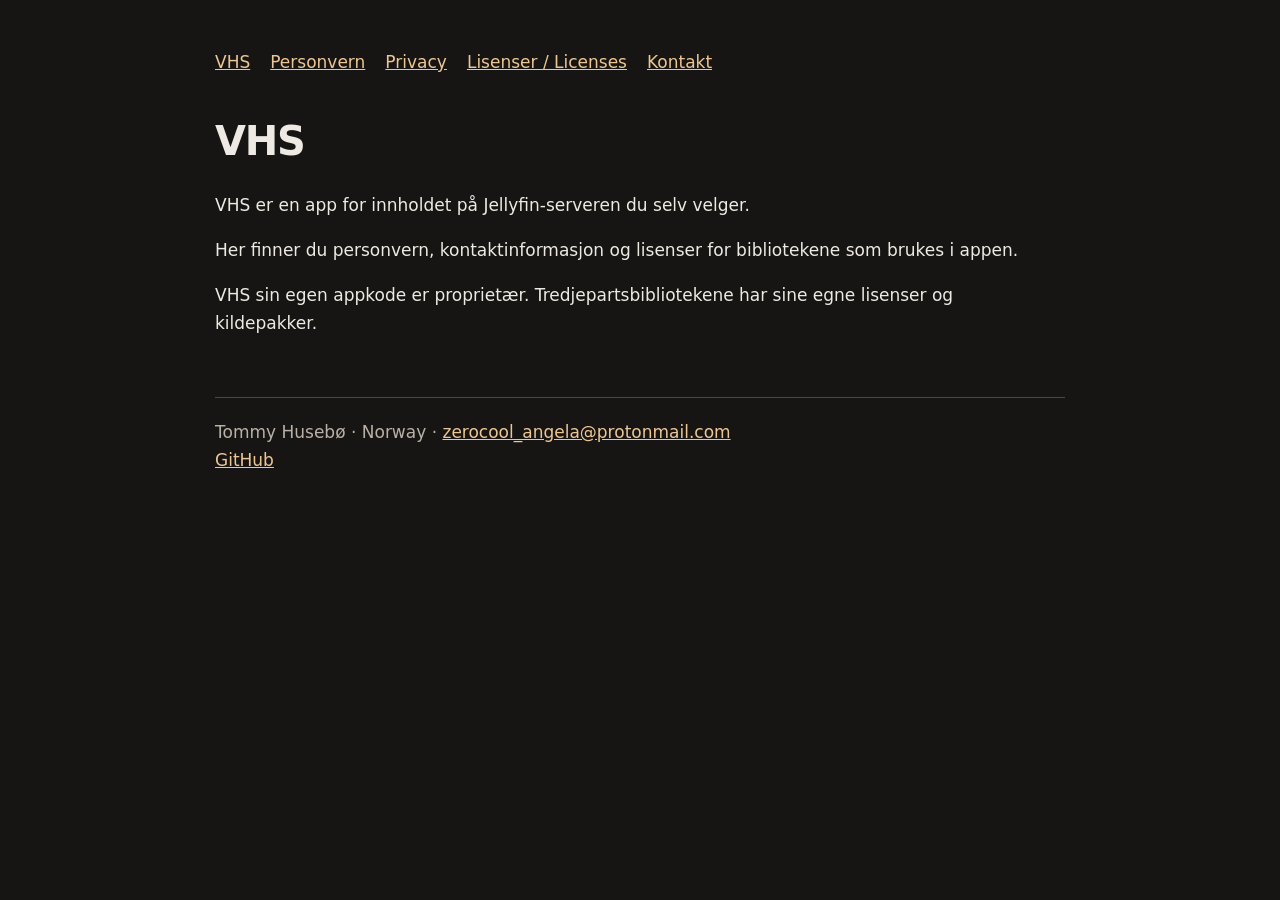
<file: docs/index.html>
<!doctype html>
<html lang="nb"><head><meta charset="utf-8"><meta name="viewport" content="width=device-width,initial-scale=1"><title>VHS · VHS</title><link rel="stylesheet" href="style.css"></head><body><main><nav><a href="index.html">VHS</a><a href="privacy.html">Personvern</a><a href="privacy-en.html">Privacy</a><a href="licenses.html">Lisenser / Licenses</a><a href="support.html">Kontakt</a></nav><h1>VHS</h1><p>VHS er en app for innholdet på Jellyfin-serveren du selv velger.</p><p>Her finner du personvern, kontaktinformasjon og lisenser for bibliotekene som brukes i appen.</p><p>VHS sin egen appkode er proprietær. Tredjepartsbibliotekene har sine egne lisenser og kildepakker.</p><footer>Tommy Husebø · Norway · <a href="mailto:zerocool_angela@protonmail.com">zerocool_angela@protonmail.com</a><br><a href="https://github.com/tohusebo">GitHub</a></footer></main></body></html>
</file>
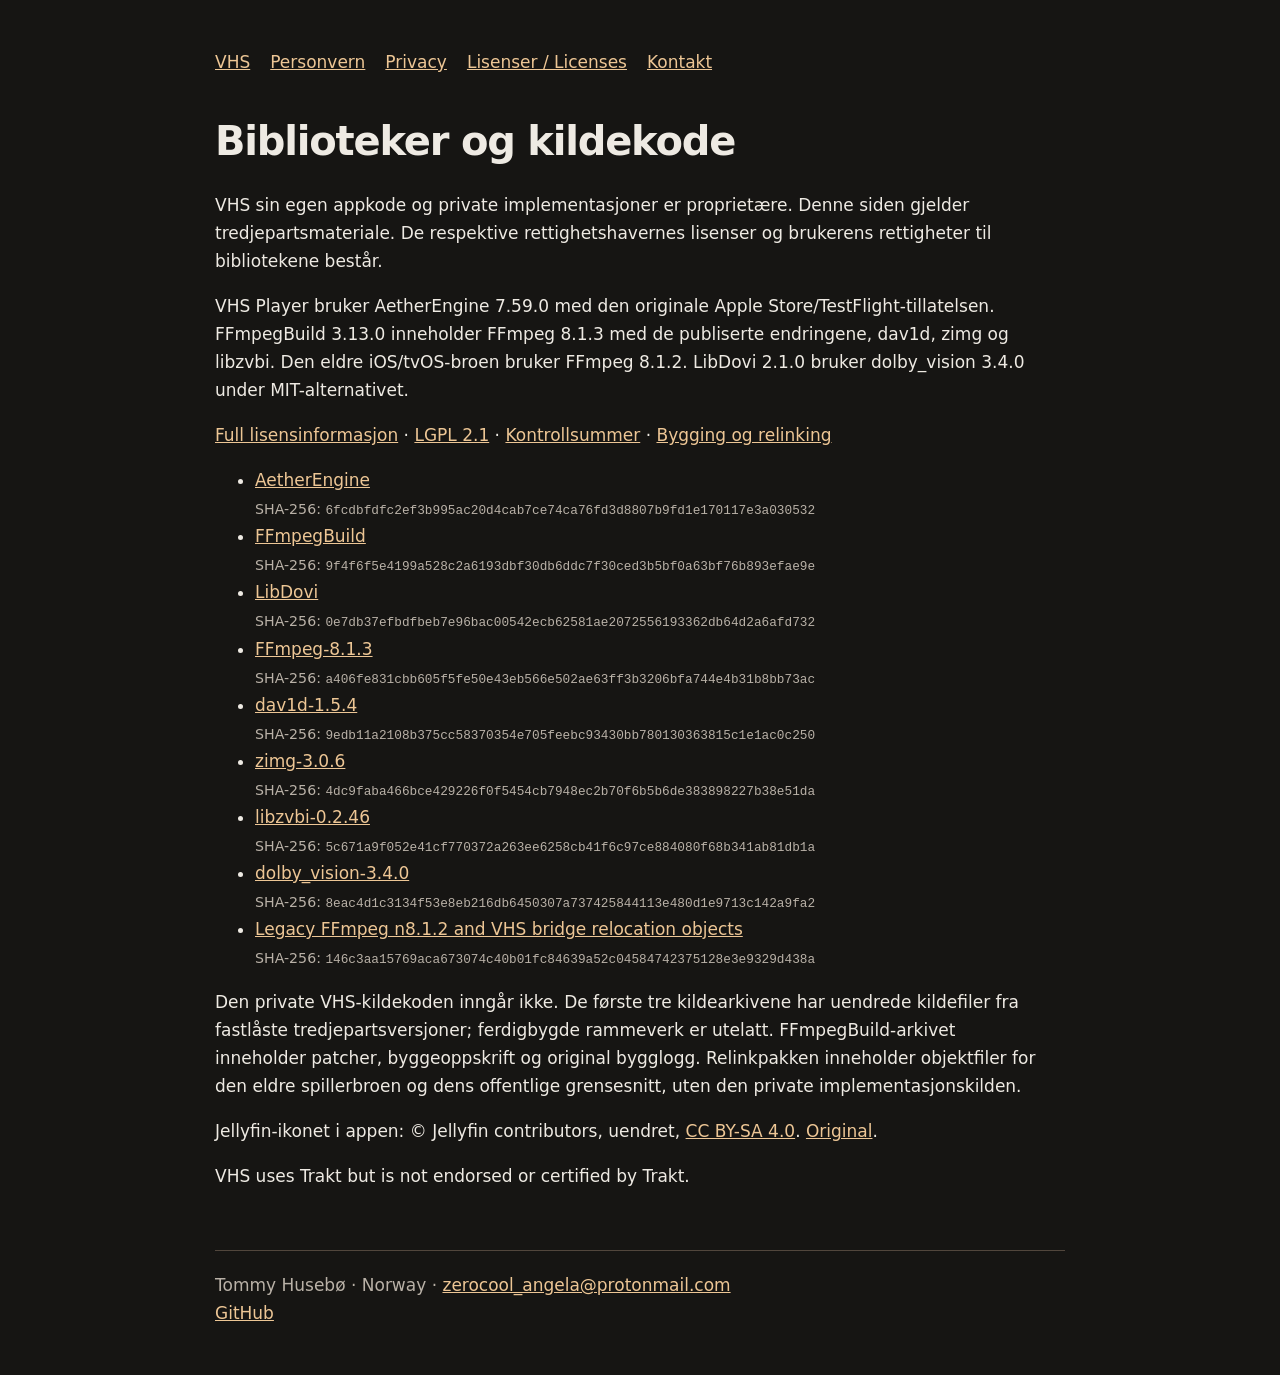
<file: docs/licenses.html>
<!doctype html>
<html lang="nb"><head><meta charset="utf-8"><meta name="viewport" content="width=device-width,initial-scale=1"><title>Bibliotekslisenser · VHS</title><link rel="stylesheet" href="style.css"></head><body><main><nav><a href="index.html">VHS</a><a href="privacy.html">Personvern</a><a href="privacy-en.html">Privacy</a><a href="licenses.html">Lisenser / Licenses</a><a href="support.html">Kontakt</a></nav><h1>Biblioteker og kildekode</h1><p>VHS sin egen appkode og private implementasjoner er proprietære. Denne siden gjelder tredjepartsmateriale. De respektive rettighetshavernes lisenser og brukerens rettigheter til bibliotekene består.</p><p>VHS Player bruker AetherEngine 7.59.0 med den originale Apple Store/TestFlight-tillatelsen. FFmpegBuild 3.13.0 inneholder FFmpeg 8.1.3 med de publiserte endringene, dav1d, zimg og libzvbi. Den eldre iOS/tvOS-broen bruker FFmpeg 8.1.2. LibDovi 2.1.0 bruker dolby_vision 3.4.0 under MIT-alternativet.</p><p><a href="downloads/Aether-Notices.txt">Full lisensinformasjon</a> · <a href="downloads/FFmpeg-LGPL-2.1.txt">LGPL 2.1</a> · <a href="downloads/SHA256SUMS.txt">Kontrollsummer</a> · <a href="downloads/SOURCE-DELIVERY.txt">Bygging og relinking</a></p><ul><li><a href="downloads/AetherEngine-7.59.0-source.tar.xz">AetherEngine</a><br><small>SHA-256: <code>6fcdbfdfc2ef3b995ac20d4cab7ce74ca76fd3d8807b9fd1e170117e3a030532</code></small></li><li><a href="downloads/FFmpegBuild-3.13.0-source.tar.xz">FFmpegBuild</a><br><small>SHA-256: <code>9f4f6f5e4199a528c2a6193dbf30db6ddc7f30ced3b5bf0a63bf76b893efae9e</code></small></li><li><a href="downloads/LibDovi-2.1.0-source.tar.xz">LibDovi</a><br><small>SHA-256: <code>0e7db37efbdfbeb7e96bac00542ecb62581ae2072556193362db64d2a6afd732</code></small></li><li><a href="downloads/FFmpeg-8.1.3-upstream-source.tar.gz">FFmpeg-8.1.3</a><br><small>SHA-256: <code>a406fe831cbb605f5fe50e43eb566e502ae63ff3b3206bfa744e4b31b8bb73ac</code></small></li><li><a href="downloads/dav1d-1.5.4-upstream-source.tar.gz">dav1d-1.5.4</a><br><small>SHA-256: <code>9edb11a2108b375cc58370354e705feebc93430bb780130363815c1e1ac0c250</code></small></li><li><a href="downloads/zimg-3.0.6-upstream-source.tar.gz">zimg-3.0.6</a><br><small>SHA-256: <code>4dc9faba466bce429226f0f5454cb7948ec2b70f6b5b6de383898227b38e51da</code></small></li><li><a href="downloads/libzvbi-0.2.46-upstream-source.tar.gz">libzvbi-0.2.46</a><br><small>SHA-256: <code>5c671a9f052e41cf770372a263ee6258cb41f6c97ce884080f68b341ab81db1a</code></small></li><li><a href="downloads/dolby_vision-3.4.0-upstream-source.tar.gz">dolby_vision-3.4.0</a><br><small>SHA-256: <code>8eac4d1c3134f53e8eb216db6450307a737425844113e480d1e9713c142a9fa2</code></small></li><li><a href="downloads/VHS-FFmpeg-LGPL-RelinkKit-20261111.tar.xz">Legacy FFmpeg n8.1.2 and VHS bridge relocation objects</a><br><small>SHA-256: <code>146c3aa15769aca673074c40b01fc84639a52c04584742375128e3e9329d438a</code></small></li></ul><p>Den private VHS-kildekoden inngår ikke. De første tre kildearkivene har uendrede kildefiler fra fastlåste tredjepartsversjoner; ferdigbygde rammeverk er utelatt. FFmpegBuild-arkivet inneholder patcher, byggeoppskrift og original bygglogg. Relinkpakken inneholder objektfiler for den eldre spillerbroen og dens offentlige grensesnitt, uten den private implementasjonskilden.</p><p>Jellyfin-ikonet i appen: © Jellyfin contributors, uendret, <a href="https://creativecommons.org/licenses/by-sa/4.0/">CC BY-SA 4.0</a>. <a href="https://github.com/jellyfin/jellyfin-ux/blob/master/branding/SVG/icon-transparent.svg">Original</a>.</p><p>VHS uses Trakt but is not endorsed or certified by Trakt.</p><footer>Tommy Husebø · Norway · <a href="mailto:zerocool_angela@protonmail.com">zerocool_angela@protonmail.com</a><br><a href="https://github.com/tohusebo">GitHub</a></footer></main></body></html>
</file>
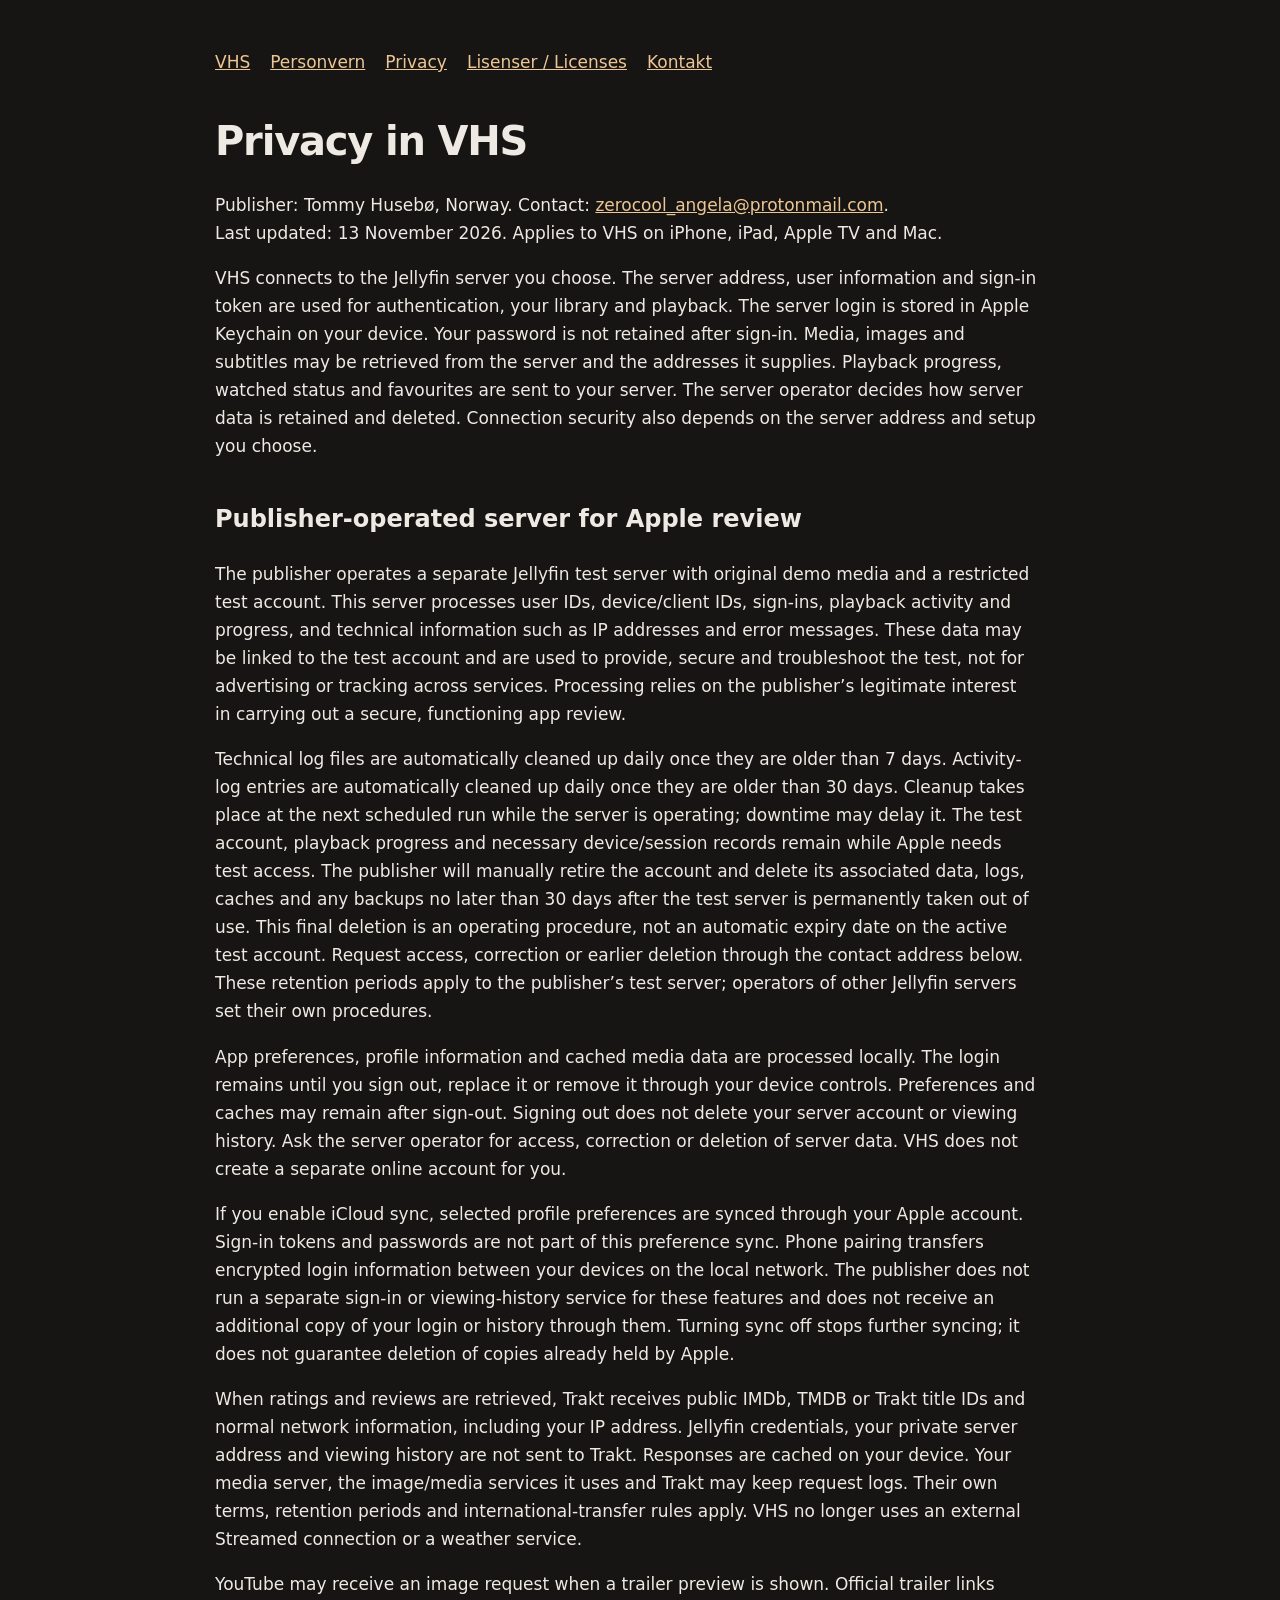
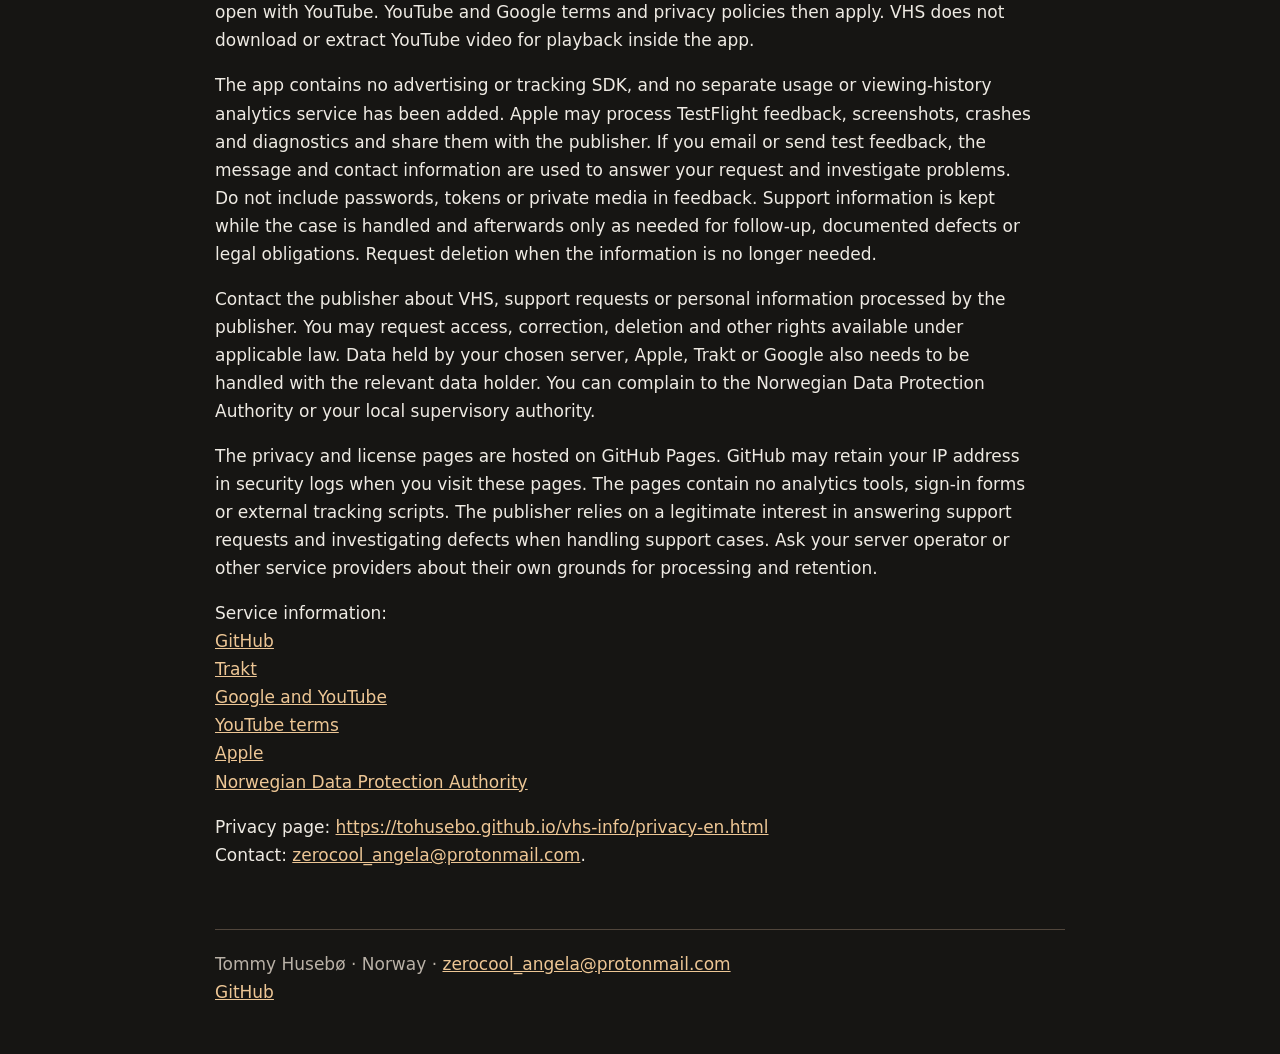
<file: docs/privacy-en.html>
<!doctype html>
<html lang="en"><head><meta charset="utf-8"><meta name="viewport" content="width=device-width,initial-scale=1"><title>Privacy in VHS · VHS</title><link rel="stylesheet" href="style.css"></head><body><main><nav><a href="index.html">VHS</a><a href="privacy.html">Personvern</a><a href="privacy-en.html">Privacy</a><a href="licenses.html">Lisenser / Licenses</a><a href="support.html">Kontakt</a></nav><h1>Privacy in VHS</h1><p>Publisher: Tommy Husebø, Norway. Contact: <a href="mailto:zerocool_angela@protonmail.com">zerocool_angela@protonmail.com</a>.<br>Last updated: 13 November 2026. Applies to VHS on iPhone, iPad, Apple TV and Mac.</p><p>VHS connects to the Jellyfin server you choose. The server address, user information and sign-in token are used for authentication, your library and playback. The server login is stored in Apple Keychain on your device. Your password is not retained after sign-in. Media, images and subtitles may be retrieved from the server and the addresses it supplies. Playback progress, watched status and favourites are sent to your server. The server operator decides how server data is retained and deleted. Connection security also depends on the server address and setup you choose.</p><h2>Publisher-operated server for Apple review</h2><p>The publisher operates a separate Jellyfin test server with original demo media and a restricted test account. This server processes user IDs, device/client IDs, sign-ins, playback activity and progress, and technical information such as IP addresses and error messages. These data may be linked to the test account and are used to provide, secure and troubleshoot the test, not for advertising or tracking across services. Processing relies on the publisher’s legitimate interest in carrying out a secure, functioning app review.</p><p>Technical log files are automatically cleaned up daily once they are older than 7 days. Activity-log entries are automatically cleaned up daily once they are older than 30 days. Cleanup takes place at the next scheduled run while the server is operating; downtime may delay it. The test account, playback progress and necessary device/session records remain while Apple needs test access. The publisher will manually retire the account and delete its associated data, logs, caches and any backups no later than 30 days after the test server is permanently taken out of use. This final deletion is an operating procedure, not an automatic expiry date on the active test account. Request access, correction or earlier deletion through the contact address below. These retention periods apply to the publisher’s test server; operators of other Jellyfin servers set their own procedures.</p><p>App preferences, profile information and cached media data are processed locally. The login remains until you sign out, replace it or remove it through your device controls. Preferences and caches may remain after sign-out. Signing out does not delete your server account or viewing history. Ask the server operator for access, correction or deletion of server data. VHS does not create a separate online account for you.</p><p>If you enable iCloud sync, selected profile preferences are synced through your Apple account. Sign-in tokens and passwords are not part of this preference sync. Phone pairing transfers encrypted login information between your devices on the local network. The publisher does not run a separate sign-in or viewing-history service for these features and does not receive an additional copy of your login or history through them. Turning sync off stops further syncing; it does not guarantee deletion of copies already held by Apple.</p><p>When ratings and reviews are retrieved, Trakt receives public IMDb, TMDB or Trakt title IDs and normal network information, including your IP address. Jellyfin credentials, your private server address and viewing history are not sent to Trakt. Responses are cached on your device. Your media server, the image/media services it uses and Trakt may keep request logs. Their own terms, retention periods and international-transfer rules apply. VHS no longer uses an external Streamed connection or a weather service.</p><p>YouTube may receive an image request when a trailer preview is shown. Official trailer links open with YouTube. YouTube and Google terms and privacy policies then apply. VHS does not download or extract YouTube video for playback inside the app.</p><p>The app contains no advertising or tracking SDK, and no separate usage or viewing-history analytics service has been added. Apple may process TestFlight feedback, screenshots, crashes and diagnostics and share them with the publisher. If you email or send test feedback, the message and contact information are used to answer your request and investigate problems. Do not include passwords, tokens or private media in feedback. Support information is kept while the case is handled and afterwards only as needed for follow-up, documented defects or legal obligations. Request deletion when the information is no longer needed.</p><p>Contact the publisher about VHS, support requests or personal information processed by the publisher. You may request access, correction, deletion and other rights available under applicable law. Data held by your chosen server, Apple, Trakt or Google also needs to be handled with the relevant data holder. You can complain to the Norwegian Data Protection Authority or your local supervisory authority.</p><p>The privacy and license pages are hosted on GitHub Pages. GitHub may retain your IP address in security logs when you visit these pages. The pages contain no analytics tools, sign-in forms or external tracking scripts. The publisher relies on a legitimate interest in answering support requests and investigating defects when handling support cases. Ask your server operator or other service providers about their own grounds for processing and retention.</p><p>Service information:<br><a href="https://docs.github.com/en/site-policy/privacy-policies/github-general-privacy-statement">GitHub</a><br><a href="https://trakt.tv/privacy">Trakt</a><br><a href="https://policies.google.com/privacy">Google and YouTube</a><br><a href="https://www.youtube.com/t/terms">YouTube terms</a><br><a href="https://www.apple.com/legal/privacy/">Apple</a><br><a href="https://www.datatilsynet.no/">Norwegian Data Protection Authority</a></p><p>Privacy page: <a href="https://tohusebo.github.io/vhs-info/privacy-en.html">https://tohusebo.github.io/vhs-info/privacy-en.html</a><br>Contact: <a href="mailto:zerocool_angela@protonmail.com">zerocool_angela@protonmail.com</a>.</p><footer>Tommy Husebø · Norway · <a href="mailto:zerocool_angela@protonmail.com">zerocool_angela@protonmail.com</a><br><a href="https://github.com/tohusebo">GitHub</a></footer></main></body></html>
</file>
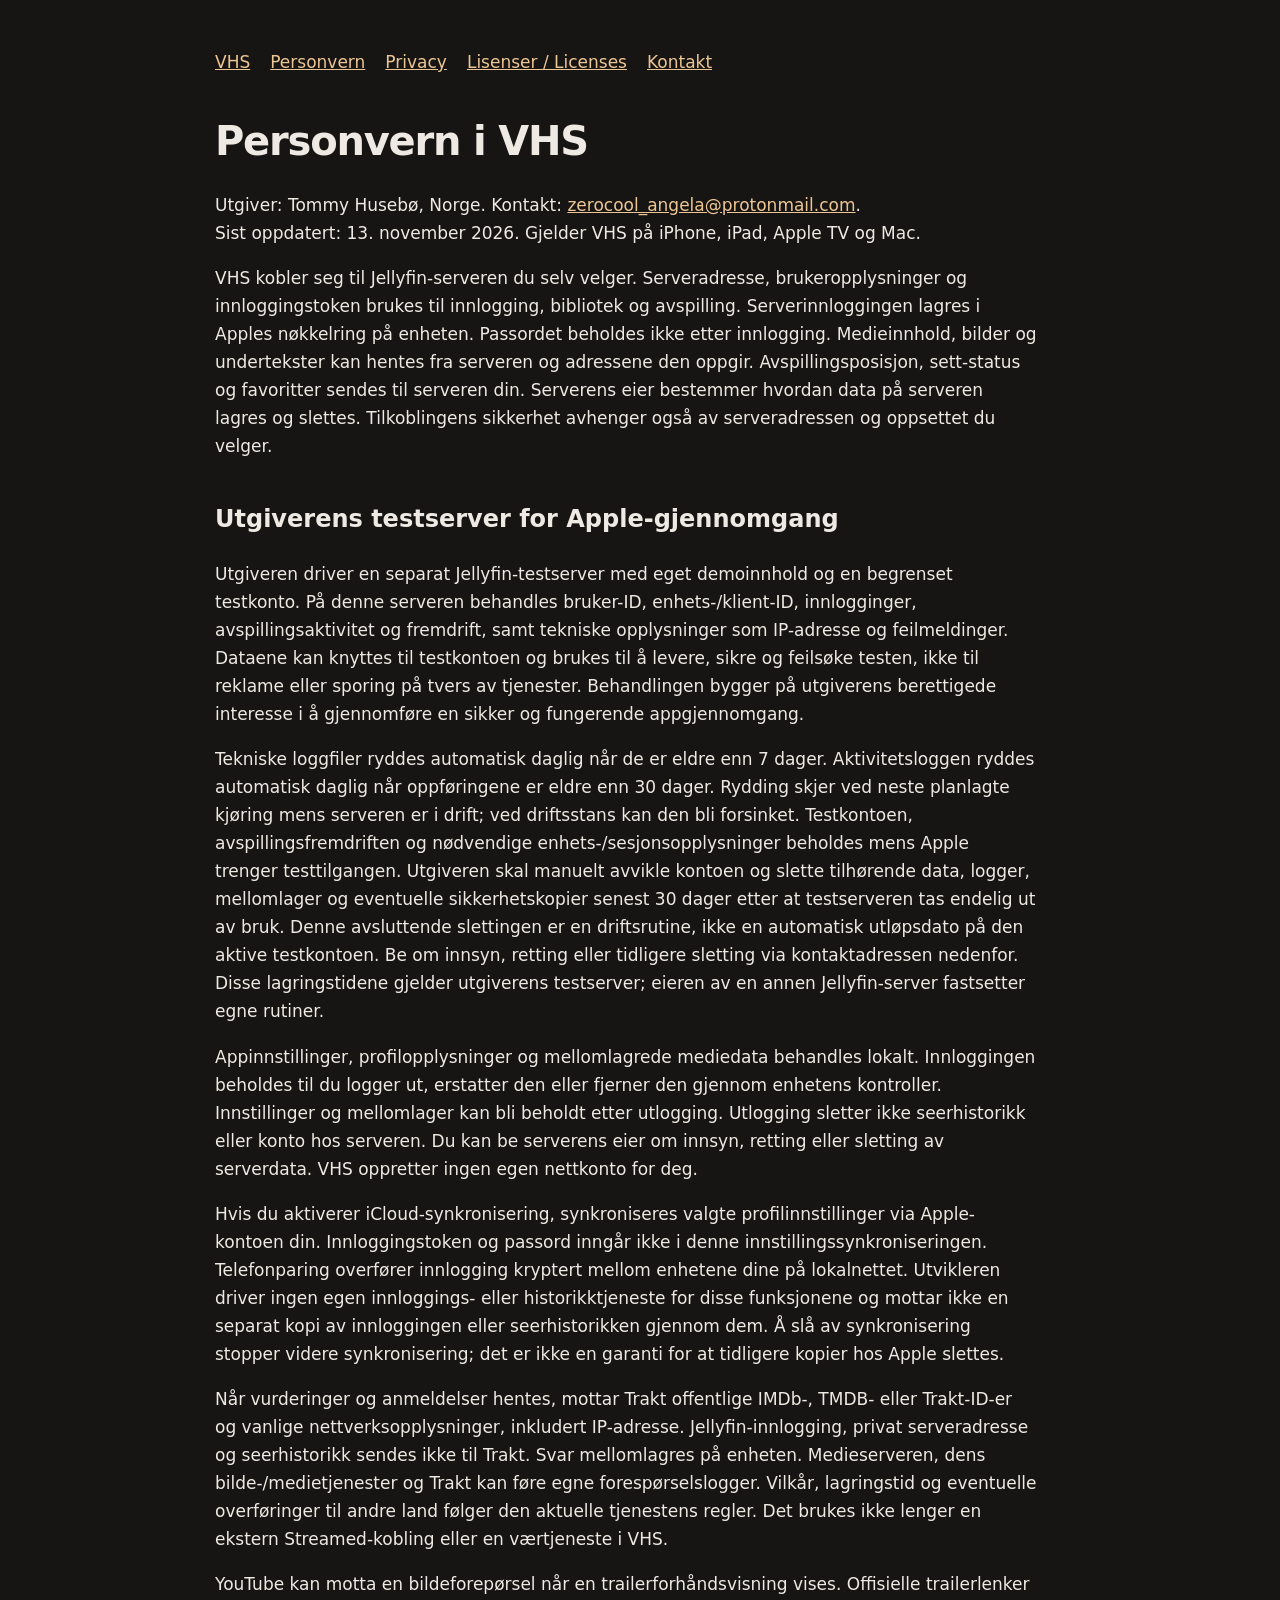
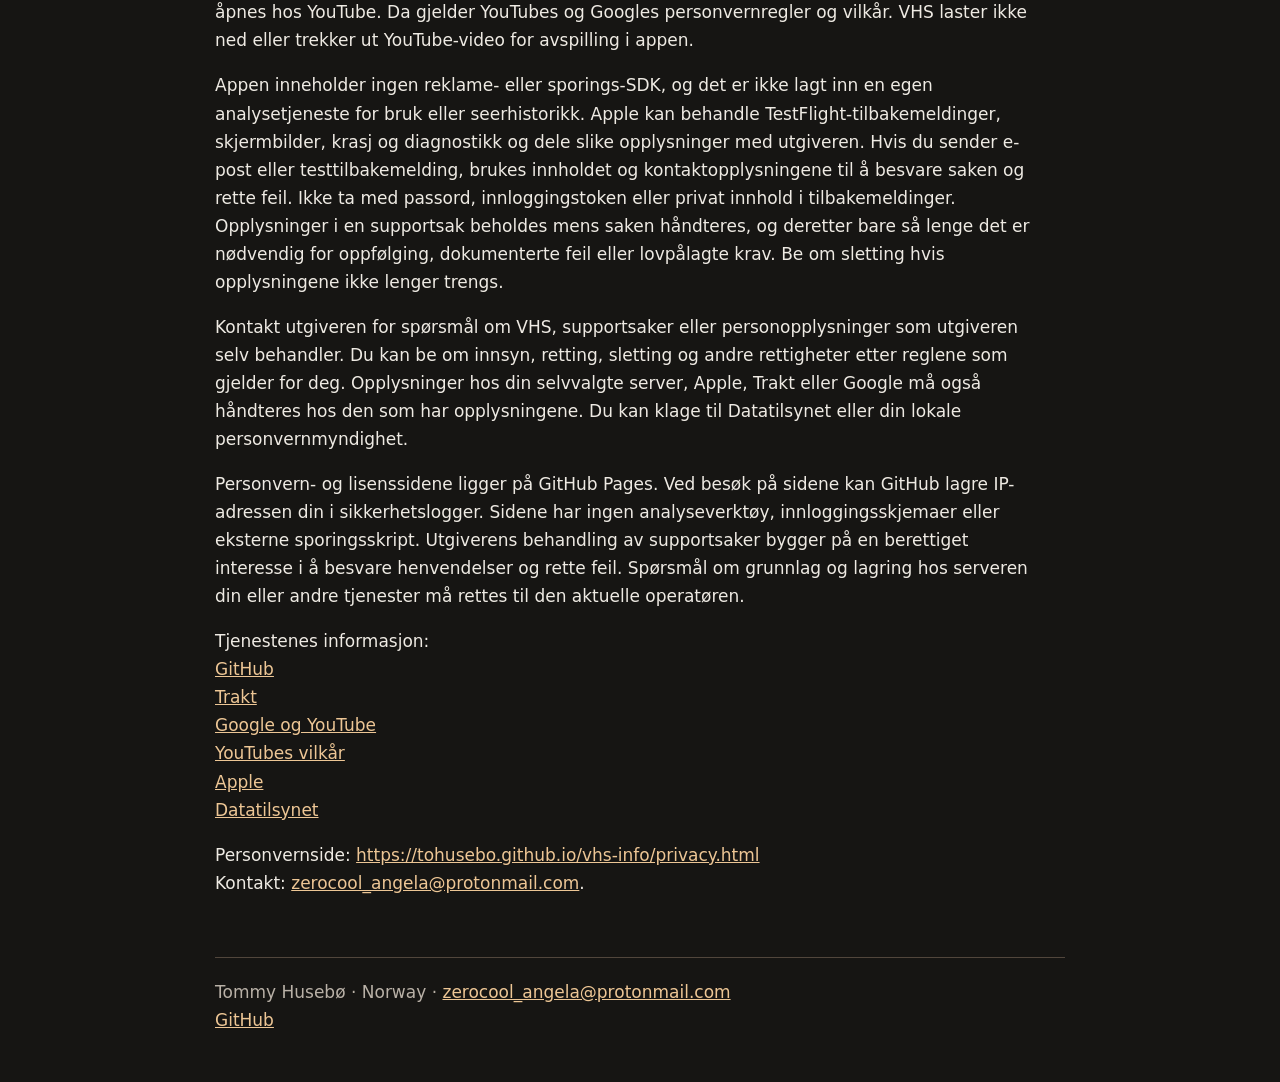
<file: docs/privacy.html>
<!doctype html>
<html lang="nb"><head><meta charset="utf-8"><meta name="viewport" content="width=device-width,initial-scale=1"><title>Personvern i VHS · VHS</title><link rel="stylesheet" href="style.css"></head><body><main><nav><a href="index.html">VHS</a><a href="privacy.html">Personvern</a><a href="privacy-en.html">Privacy</a><a href="licenses.html">Lisenser / Licenses</a><a href="support.html">Kontakt</a></nav><h1>Personvern i VHS</h1><p>Utgiver: Tommy Husebø, Norge. Kontakt: <a href="mailto:zerocool_angela@protonmail.com">zerocool_angela@protonmail.com</a>.<br>Sist oppdatert: 13. november 2026. Gjelder VHS på iPhone, iPad, Apple TV og Mac.</p><p>VHS kobler seg til Jellyfin-serveren du selv velger. Serveradresse, brukeropplysninger og innloggingstoken brukes til innlogging, bibliotek og avspilling. Serverinnloggingen lagres i Apples nøkkelring på enheten. Passordet beholdes ikke etter innlogging. Medieinnhold, bilder og undertekster kan hentes fra serveren og adressene den oppgir. Avspillingsposisjon, sett-status og favoritter sendes til serveren din. Serverens eier bestemmer hvordan data på serveren lagres og slettes. Tilkoblingens sikkerhet avhenger også av serveradressen og oppsettet du velger.</p><h2>Utgiverens testserver for Apple-gjennomgang</h2><p>Utgiveren driver en separat Jellyfin-testserver med eget demoinnhold og en begrenset testkonto. På denne serveren behandles bruker-ID, enhets-/klient-ID, innlogginger, avspillingsaktivitet og fremdrift, samt tekniske opplysninger som IP-adresse og feilmeldinger. Dataene kan knyttes til testkontoen og brukes til å levere, sikre og feilsøke testen, ikke til reklame eller sporing på tvers av tjenester. Behandlingen bygger på utgiverens berettigede interesse i å gjennomføre en sikker og fungerende appgjennomgang.</p><p>Tekniske loggfiler ryddes automatisk daglig når de er eldre enn 7 dager. Aktivitetsloggen ryddes automatisk daglig når oppføringene er eldre enn 30 dager. Rydding skjer ved neste planlagte kjøring mens serveren er i drift; ved driftsstans kan den bli forsinket. Testkontoen, avspillingsfremdriften og nødvendige enhets-/sesjonsopplysninger beholdes mens Apple trenger testtilgangen. Utgiveren skal manuelt avvikle kontoen og slette tilhørende data, logger, mellomlager og eventuelle sikkerhetskopier senest 30 dager etter at testserveren tas endelig ut av bruk. Denne avsluttende slettingen er en driftsrutine, ikke en automatisk utløpsdato på den aktive testkontoen. Be om innsyn, retting eller tidligere sletting via kontaktadressen nedenfor. Disse lagringstidene gjelder utgiverens testserver; eieren av en annen Jellyfin-server fastsetter egne rutiner.</p><p>Appinnstillinger, profilopplysninger og mellomlagrede mediedata behandles lokalt. Innloggingen beholdes til du logger ut, erstatter den eller fjerner den gjennom enhetens kontroller. Innstillinger og mellomlager kan bli beholdt etter utlogging. Utlogging sletter ikke seerhistorikk eller konto hos serveren. Du kan be serverens eier om innsyn, retting eller sletting av serverdata. VHS oppretter ingen egen nettkonto for deg.</p><p>Hvis du aktiverer iCloud-synkronisering, synkroniseres valgte profilinnstillinger via Apple-kontoen din. Innloggingstoken og passord inngår ikke i denne innstillingssynkroniseringen. Telefonparing overfører innlogging kryptert mellom enhetene dine på lokalnettet. Utvikleren driver ingen egen innloggings- eller historikktjeneste for disse funksjonene og mottar ikke en separat kopi av innloggingen eller seerhistorikken gjennom dem. Å slå av synkronisering stopper videre synkronisering; det er ikke en garanti for at tidligere kopier hos Apple slettes.</p><p>Når vurderinger og anmeldelser hentes, mottar Trakt offentlige IMDb-, TMDB- eller Trakt-ID-er og vanlige nettverksopplysninger, inkludert IP-adresse. Jellyfin-innlogging, privat serveradresse og seerhistorikk sendes ikke til Trakt. Svar mellomlagres på enheten. Medieserveren, dens bilde-/medietjenester og Trakt kan føre egne forespørselslogger. Vilkår, lagringstid og eventuelle overføringer til andre land følger den aktuelle tjenestens regler. Det brukes ikke lenger en ekstern Streamed-kobling eller en værtjeneste i VHS.</p><p>YouTube kan motta en bildeforepørsel når en trailerforhåndsvisning vises. Offisielle trailerlenker åpnes hos YouTube. Da gjelder YouTubes og Googles personvernregler og vilkår. VHS laster ikke ned eller trekker ut YouTube-video for avspilling i appen.</p><p>Appen inneholder ingen reklame- eller sporings-SDK, og det er ikke lagt inn en egen analysetjeneste for bruk eller seerhistorikk. Apple kan behandle TestFlight-tilbakemeldinger, skjermbilder, krasj og diagnostikk og dele slike opplysninger med utgiveren. Hvis du sender e-post eller testtilbakemelding, brukes innholdet og kontaktopplysningene til å besvare saken og rette feil. Ikke ta med passord, innloggingstoken eller privat innhold i tilbakemeldinger. Opplysninger i en supportsak beholdes mens saken håndteres, og deretter bare så lenge det er nødvendig for oppfølging, dokumenterte feil eller lovpålagte krav. Be om sletting hvis opplysningene ikke lenger trengs.</p><p>Kontakt utgiveren for spørsmål om VHS, supportsaker eller personopplysninger som utgiveren selv behandler. Du kan be om innsyn, retting, sletting og andre rettigheter etter reglene som gjelder for deg. Opplysninger hos din selvvalgte server, Apple, Trakt eller Google må også håndteres hos den som har opplysningene. Du kan klage til Datatilsynet eller din lokale personvernmyndighet.</p><p>Personvern- og lisenssidene ligger på GitHub Pages. Ved besøk på sidene kan GitHub lagre IP-adressen din i sikkerhetslogger. Sidene har ingen analyseverktøy, innloggingsskjemaer eller eksterne sporingsskript. Utgiverens behandling av supportsaker bygger på en berettiget interesse i å besvare henvendelser og rette feil. Spørsmål om grunnlag og lagring hos serveren din eller andre tjenester må rettes til den aktuelle operatøren.</p><p>Tjenestenes informasjon:<br><a href="https://docs.github.com/en/site-policy/privacy-policies/github-general-privacy-statement">GitHub</a><br><a href="https://trakt.tv/privacy">Trakt</a><br><a href="https://policies.google.com/privacy">Google og YouTube</a><br><a href="https://www.youtube.com/t/terms">YouTubes vilkår</a><br><a href="https://www.apple.com/legal/privacy/">Apple</a><br><a href="https://www.datatilsynet.no/">Datatilsynet</a></p><p>Personvernside: <a href="https://tohusebo.github.io/vhs-info/privacy.html">https://tohusebo.github.io/vhs-info/privacy.html</a><br>Kontakt: <a href="mailto:zerocool_angela@protonmail.com">zerocool_angela@protonmail.com</a>.</p><footer>Tommy Husebø · Norway · <a href="mailto:zerocool_angela@protonmail.com">zerocool_angela@protonmail.com</a><br><a href="https://github.com/tohusebo">GitHub</a></footer></main></body></html>
</file>
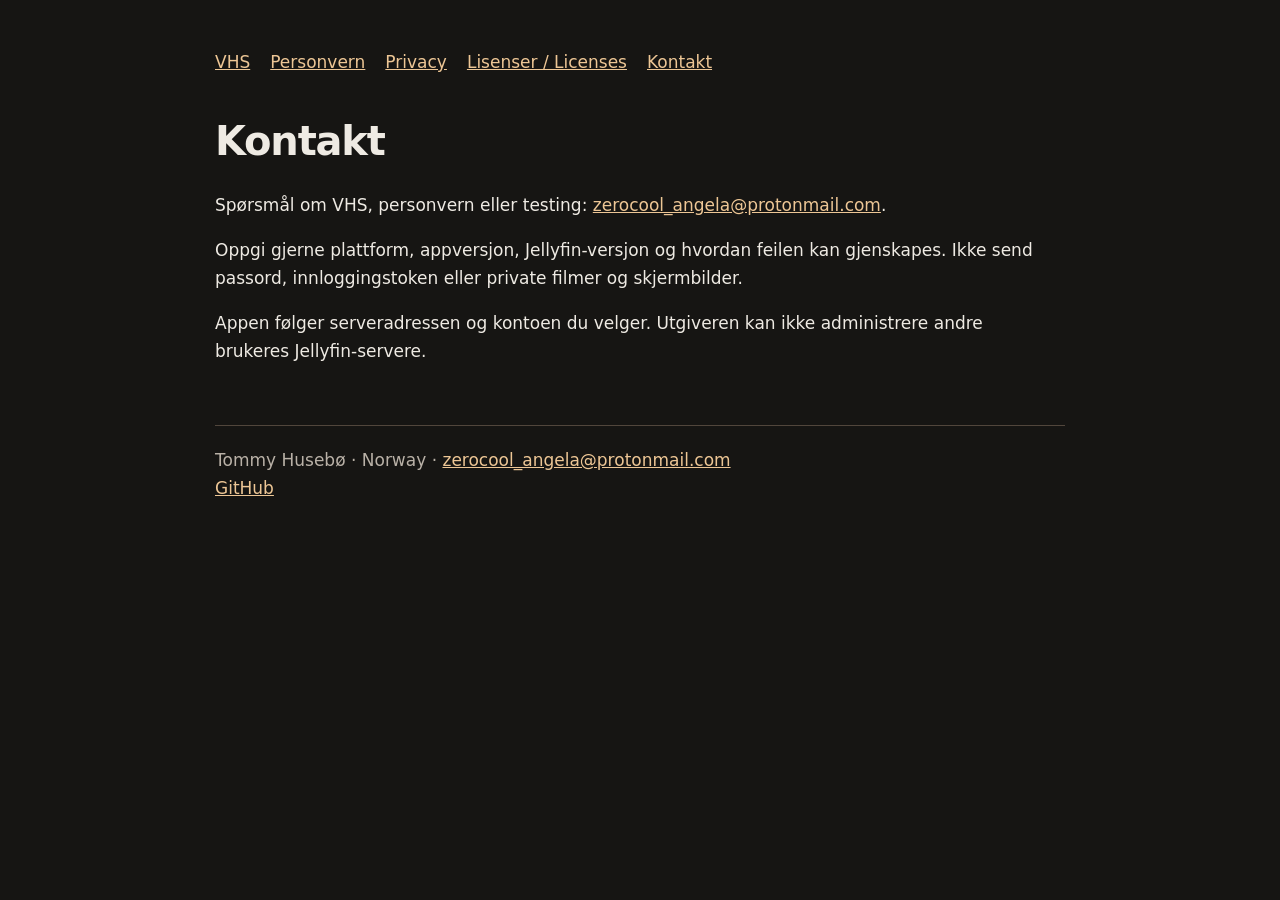
<file: docs/support.html>
<!doctype html>
<html lang="nb"><head><meta charset="utf-8"><meta name="viewport" content="width=device-width,initial-scale=1"><title>Kontakt og testtilbakemeldinger · VHS</title><link rel="stylesheet" href="style.css"></head><body><main><nav><a href="index.html">VHS</a><a href="privacy.html">Personvern</a><a href="privacy-en.html">Privacy</a><a href="licenses.html">Lisenser / Licenses</a><a href="support.html">Kontakt</a></nav><h1>Kontakt</h1><p>Spørsmål om VHS, personvern eller testing: <a href="mailto:zerocool_angela@protonmail.com">zerocool_angela@protonmail.com</a>.</p><p>Oppgi gjerne plattform, appversjon, Jellyfin-versjon og hvordan feilen kan gjenskapes. Ikke send passord, innloggingstoken eller private filmer og skjermbilder.</p><p>Appen følger serveradressen og kontoen du velger. Utgiveren kan ikke administrere andre brukeres Jellyfin-servere.</p><footer>Tommy Husebø · Norway · <a href="mailto:zerocool_angela@protonmail.com">zerocool_angela@protonmail.com</a><br><a href="https://github.com/tohusebo">GitHub</a></footer></main></body></html>
</file>
<file: docs/style.css>
body{margin:0;background:#161513;color:#eeeae3;font:17px/1.65 system-ui,-apple-system,sans-serif}main{max-width:850px;margin:auto;padding:48px 24px}h1{line-height:1.15;font-size:40px;letter-spacing:-.03em}h2{font-size:24px;margin-top:40px}a{color:#edc695;overflow-wrap:anywhere}p,li{max-width:76ch}nav{display:flex;flex-wrap:wrap;gap:20px;margin-bottom:42px}footer{margin-top:60px;border-top:1px solid #51463c;padding-top:20px;color:#b9b1a7}code{font-size:.9em}small{color:#b9b1a7}
</file>
